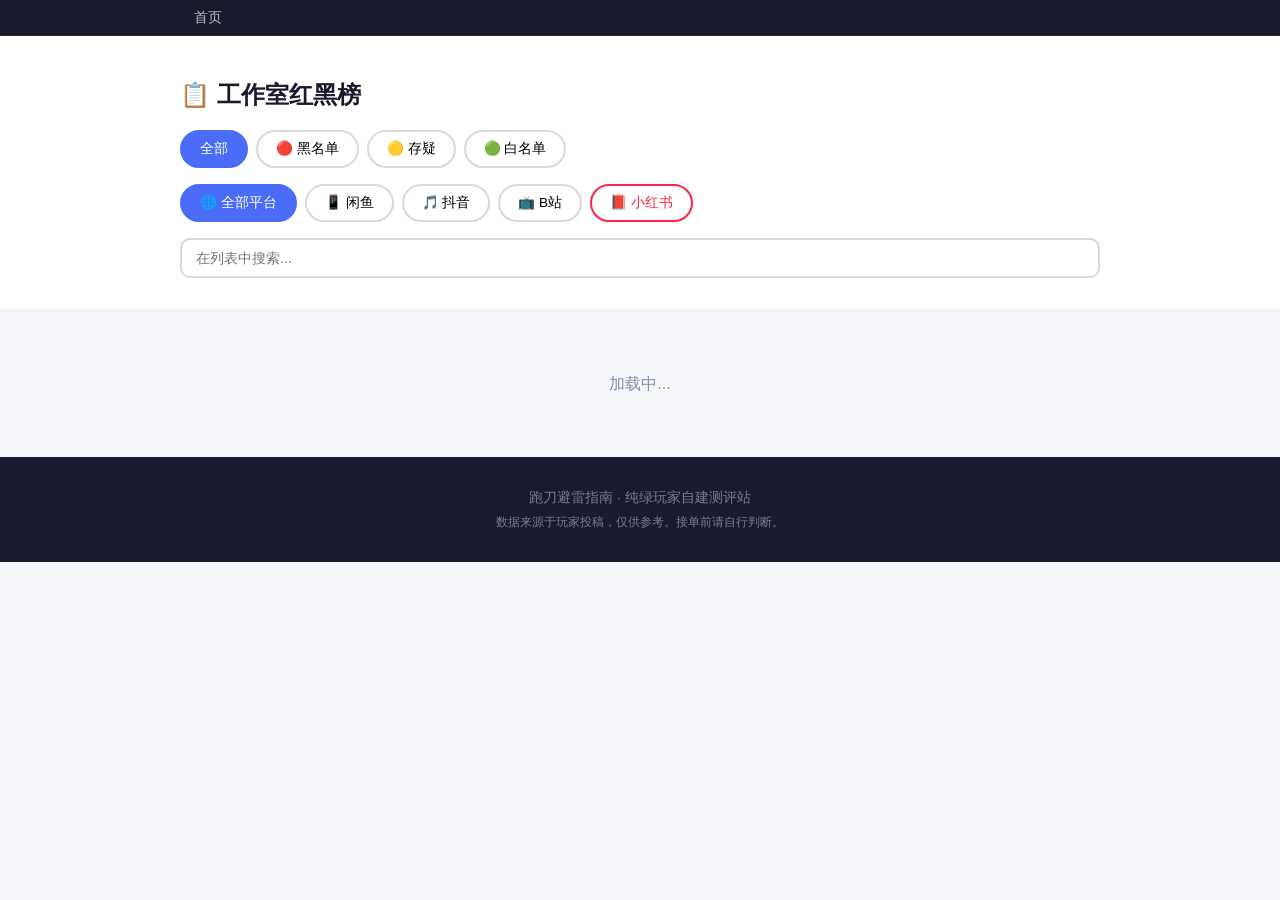
<file: static/list.html>
<!DOCTYPE html>
<html lang="zh-CN">
<head>
  <meta charset="UTF-8">
  <meta name="viewport" content="width=device-width, initial-scale=1.0">
  <title>全部案例 · 跑刀避雷指南 | 三角洲跑刀防坑</title>
  <meta name="description" content="三角洲行动跑刀工作室完整列表，按平台分类查看闲鱼/抖音/B站工作室评价，黑名单白名单一目了然。">
  <meta name="keywords" content="三角洲行动,跑刀工作室黑名单,护航测评,闲鱼跑刀">
  <meta property="og:title" content="全部工作室 · 跑刀避雷指南">
  <meta property="og:description" content="三角洲跑刀工作室案例完整列表，接单前查一查避开坑。">
  <meta property="og:type" content="website">
  <meta property="og:url" content="https://bileizhinan.top/list.html">
  <link rel="canonical" href="https://bileizhinan.top/list.html">
  <link rel="icon" type="image/svg+xml" href="/static/img/logo.svg">
  <link rel="stylesheet" href="css/style.css?v=1779901786">
</head>
<body>
  <header class="header">
    <div class="container">
      
            <nav>
        <a href="/">首页</a>
        <span id="navLogin"></span>
      </nav>
    </div>
  </header>

  <section class="page-header">
    <div class="container">
      <h1>📋 工作室红黑榜</h1>
      <div class="filter-bar">
        <button class="filter-btn active" onclick="filterList('all', this)">全部</button>
        <button class="filter-btn danger" onclick="filterList('danger', this)">🔴 黑名单</button>
        <button class="filter-btn warning" onclick="filterList('warning', this)">🟡 存疑</button>
        <button class="filter-btn safe" onclick="filterList('safe', this)">🟢 白名单</button>
      </div>
<div class="filter-bar" id="platformFilters">
        <button class="filter-btn active" onclick="filterPlatform('all', this)">🌐 全部平台</button>
        <button class="filter-btn xianyu" onclick="filterPlatform('闲鱼', this)">📱 闲鱼</button>
        <button class="filter-btn douyin" onclick="filterPlatform('抖音', this)">🎵 抖音</button>
        <button class="filter-btn bilibili" onclick="filterPlatform('B站', this)">📺 B站</button>
        <button class="filter-btn xiaohongshu" onclick="filterPlatform('小红书', this)">📕 小红书</button>
      </div>
      <div class="search-mini">
        <input type="text" id="listSearch" placeholder="在列表中搜索..." oninput="filterList()">
      </div>
    </div>
  </section>

  <section class="list-section">
    <div class="container">
      <div class="card-list" id="fullList">
        <p class="loading">加载中...</p>
      </div>
    </div>
  </section>

  <footer class="footer">
    <div class="container">
      <p>跑刀避雷指南 · 纯绿玩家自建测评站</p>
      <p class="footer-small">数据来源于玩家投稿，仅供参考。接单前请自行判断。</p>
    </div>
  </footer>

  
  <script src="js/app.js?v=1779902031"></script>
</body>
</html>
</file>
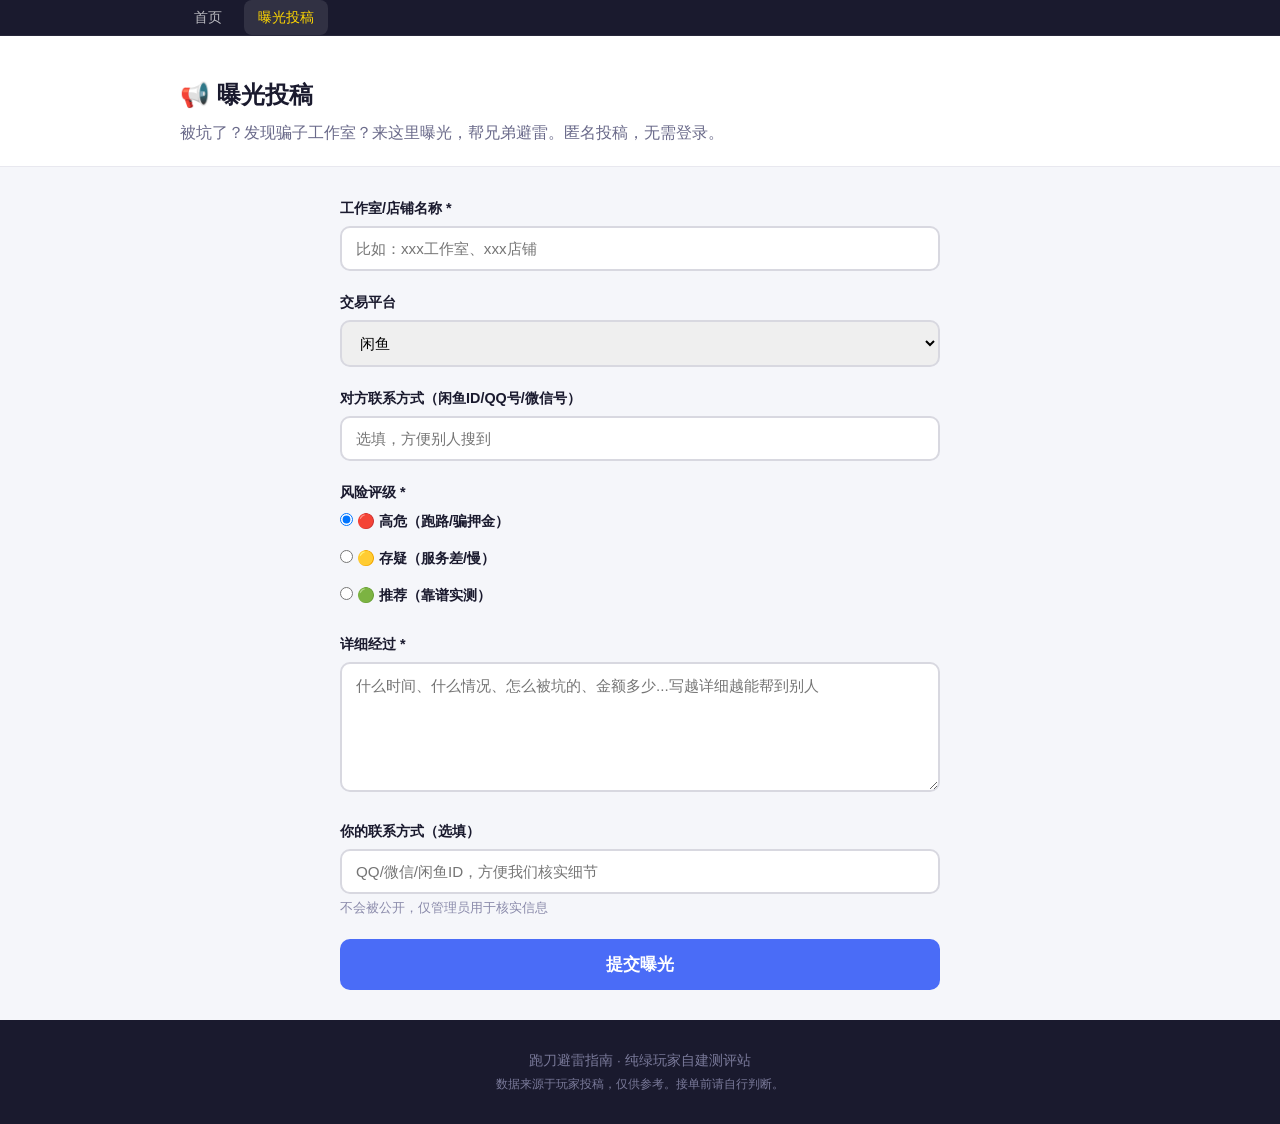
<file: static/submit.html>
<!DOCTYPE html>
<html lang="zh-CN">
<head>
  <meta charset="UTF-8">
  <meta name="viewport" content="width=device-width, initial-scale=1.0">
  <title>曝光投稿 · 跑刀避雷指南 | 防坑曝光</title>
  <meta name="description" content="匿名投稿曝光三角洲跑刀工作室，被骗了就来这里发帖，帮兄弟们避雷。">
  <meta name="keywords" content="三角洲行动,曝光工作室,跑刀被骗,举报护航">
  <meta property="og:title" content="曝光投稿 · 跑刀避雷指南">
  <meta property="og:description" content="匿名投稿曝光三角洲工作室，帮兄弟们避雷。">
  <meta property="og:type" content="website">
  <meta property="og:url" content="https://bileizhinan.top/submit.html">
  <link rel="canonical" href="https://bileizhinan.top/submit.html">
  <link rel="icon" type="image/svg+xml" href="/static/img/logo.svg">
  <link rel="stylesheet" href="css/style.css?v=1779902000">
</head>
<body>
  <header class="header">
    <div class="container">
      
            <nav>
        <a href="/">首页</a>
        <a href="submit.html" class="active">曝光投稿</a>
        <span id="navLogin"></span>
      </nav>
    </div>
  </header>

  <section class="page-header">
    <div class="container">
      <h1>📢 曝光投稿</h1>
      <p>被坑了？发现骗子工作室？来这里曝光，帮兄弟避雷。匿名投稿，无需登录。</p>
    </div>
  </section>

  <section class="form-section">
    <div class="container">
      <form id="reportForm" class="report-form">
        <div class="form-group">
          <label for="studioName">工作室/店铺名称 *</label>
          <input type="text" id="studioName" required placeholder="比如：xxx工作室、xxx店铺">
        </div>

        <div class="form-group">
          <label for="platform">交易平台</label>
          <select id="platform">
            <option value="闲鱼">闲鱼</option>
            <option value="QQ">QQ</option>
            <option value="微信">微信</option>
            <option value="B站">B站</option>
            <option value="贴吧">贴吧</option>
            <option value="其他">其他</option>
          </select>
        </div>

        <div class="form-group">
          <label for="contact">对方联系方式（闲鱼ID/QQ号/微信号）</label>
          <input type="text" id="contact" placeholder="选填，方便别人搜到">
        </div>

        <div class="form-group">
          <label>风险评级 *</label>
          <div class="radio-group">
            <label class="radio-label">
              <input type="radio" name="risk" value="danger" checked> 🔴 高危（跑路/骗押金）
            </label>
            <label class="radio-label">
              <input type="radio" name="risk" value="warning"> 🟡 存疑（服务差/慢）
            </label>
            <label class="radio-label">
              <input type="radio" name="risk" value="safe"> 🟢 推荐（靠谱实测）
            </label>
          </div>
        </div>

        <div class="form-group">
          <label for="detail">详细经过 *</label>
          <textarea id="detail" rows="6" required placeholder="什么时间、什么情况、怎么被坑的、金额多少...写越详细越能帮到别人"></textarea>
        </div>

        <div class="form-group">
          <label for="contactBack">你的联系方式（选填）</label>
          <input type="text" id="contactBack" placeholder="QQ/微信/闲鱼ID，方便我们核实细节">
          <p class="form-hint">不会被公开，仅管理员用于核实信息</p>
        </div>

        <button type="submit" class="btn-submit">提交曝光</button>
      </form>
      <div id="submitSuccess" class="submit-success" style="display:none">
        <h2>✅ 投稿已收到</h2>
        <p>感谢你的曝光，审核通过后会尽快录入黑名单。</p>
        <a href="/" class="btn-back">返回首页</a>
      </div>
    </div>
  </section>

  <footer class="footer">
    <div class="container">
      <p>跑刀避雷指南 · 纯绿玩家自建测评站</p>
      <p class="footer-small">数据来源于玩家投稿，仅供参考。接单前请自行判断。</p>
    </div>
  </footer>

  
  <script src="js/app.js?v=1779902000"></script>
<script>
function showToast(msg, isError) {
  var t = document.createElement("div");
  t.style.cssText = "position:fixed;bottom:30px;left:50%;transform:translateX(-50%);background:"+(isError?"#3a1a1a":"#191c2c")+";border:1px solid "+(isError?"rgba(255,59,48,0.3)":"#252840")+";color:#fff;padding:10px 24px;border-radius:10px;font-size:14px;z-index:99999;box-shadow:0 4px 20px rgba(0,0,0,0.4);transition:opacity 0.3s;";
  t.textContent = msg;
  document.body.appendChild(t);
  setTimeout(function(){ t.style.opacity="0"; setTimeout(function(){ t.remove(); },300); }, 3000);
}
(function(){
  var form = document.getElementById("reportForm");
  var success = document.getElementById("submitSuccess");
  if (!form) return;

  form.addEventListener("submit", function(e) {
    e.preventDefault();

    var name = document.getElementById("studioName").value.trim();
    var platform = document.getElementById("platform").value;
    var contact = document.getElementById("contact").value.trim();
    var detail = document.getElementById("detail").value.trim();
    var contactBack = document.getElementById("contactBack").value.trim();

    // Get selected risk
    var risk = "warning";
    var radios = document.getElementsByName("risk");
    for (var i = 0; i < radios.length; i++) {
      if (radios[i].checked) { risk = radios[i].value; break; }
    }

    if (!name) { showToast("❌ 请填写工作室名称", true); return; }
    if (!detail) { showToast("❌ 请填写详细经过", true); return; }

    var btn = form.querySelector(".btn-submit");
    btn.disabled = true;
    btn.textContent = "提交中...";

    var xhr = new XMLHttpRequest();
    xhr.open("POST", "/api/report", true);
    xhr.setRequestHeader("Content-Type", "application/json");
    xhr.onload = function() {
      btn.disabled = false;
      btn.textContent = "提交曝光";
      if (xhr.status === 200) {
        form.style.display = "none";
        success.style.display = "block";
      } else {
        try {
          var d = JSON.parse(xhr.responseText);
          showToast("❌ " + (d.error || "提交失败，请稍后重试"), true);
        } catch(e) {
          showToast("❌ 提交失败，请稍后重试", true);
        }
      }
    };
    xhr.onerror = function() {
      btn.disabled = false;
      btn.textContent = "提交曝光";
      showToast("❌ 网络错误，请稍后重试", true);
    };
    xhr.send(JSON.stringify({
      name: name,
      platform: platform,
      contact: contact,
      risk: risk,
      detail: detail,
      contact_back: contactBack
    }));
  });
})();
</script>
</body>
</html>
</file>
<file: static/css/style.css>
:root {
  --primary: #4a6cf7;
  --secondary: #ffd700;
}

/* ===== Reset & Base ===== */
*, *::before, *::after { box-sizing: border-box; margin: 0; padding: 0; }
html { font-size: 16px; scroll-behavior: smooth; }
body {
  font-family: -apple-system, BlinkMacSystemFont, "Segoe UI", "PingFang SC", "Hiragino Sans GB", "Microsoft YaHei", sans-serif;
  color: #1a1a2e;
  background: #f5f6fa;
  line-height: 1.6;
}
.container {
  max-width: 960px;
  margin: 0 auto;
  padding: 0 20px;
}
a { color: var(--primary); text-decoration: none; }
a:hover { text-decoration: underline; }

/* ===== Header ===== */
  color: #fff;
  padding: 14px 0;
  position: sticky;
  top: 0;
  z-index: 100;
}
.header .container {
  display: flex;
  justify-content: flex-start;
  align-items: center;
}
.logo { display: flex; align-items: center; gap: 8px; font-size: 1.1rem; font-weight: 700; }
.logo-icon { font-size: 1.4rem; }
.header nav { display: flex; gap: 8px; align-items: center; }
.header nav #navLogin { margin-left: auto; }
/* ===== 导航登录/用户样式 ===== */
.header nav a.nav-login-link {
  display: inline-flex;
  align-items: center;
  gap: 5px;
  padding: 6px 16px;
  border: 1.5px solid rgba(255,255,255,0.2);
  border-radius: 20px;
  color: #fff;
  font-weight: 500;
  font-size: 0.85rem;
  transition: all 0.2s;
}
.header nav a.nav-login-link:hover {
  border-color: var(--primary);
  background: rgba(74,108,247,0.15);
  text-decoration: none;
}

.header nav .nav-user-wrap {
  display: inline-flex;
  align-items: center;
  gap: 6px;
  padding: 4px 14px 4px 10px;
  background: rgba(255,255,255,0.06);
  border-radius: 20px;
  font-size: 0.85rem;
}
.header nav .nav-user-wrap .nav-user-icon {
  font-size: 0.95rem;
}
.header nav .nav-user-wrap .nav-user-name {
  color: var(--secondary);
  font-weight: 500;
}
.header nav a.nav-action-link {
  padding: 6px 10px;
  font-size: 0.82rem;
  color: rgba(255,255,255,0.7);
  transition: all 0.15s;
}
.header nav a.nav-action-link:hover {
  color: #fff;
  background: rgba(255,255,255,0.08);
  border-radius: 6px;
  text-decoration: none;
}
.header nav a.nav-logout-link {
  padding: 6px 10px;
  font-size: 0.82rem;
  color: #e74c3c;
  opacity: 0.7;
  transition: all 0.15s;
}
.header nav a.nav-logout-link:hover {
  opacity: 1;
  background: rgba(231,76,60,0.1);
  border-radius: 6px;
  text-decoration: none;
}

.header nav a {
  color: rgba(255,255,255,0.7);
  padding: 6px 14px;
  border-radius: 8px;
  font-size: 0.9rem;
  transition: all 0.2s;
}
.header nav a:hover, .header nav a.active {
  color: #fff;
  background: rgba(255,255,255,0.1);
  text-decoration: none;
}
.header nav a.active { color: var(--secondary); }

/* ===== Hero ===== */
.hero {
  text-align: center;
  padding: 60px 0 40px;
  background: linear-gradient(135deg, #1a1a2e 0%, #16213e 50%, #0f3460 100%);
  color: #fff;
}
.hero h1 { font-size: 2rem; margin-bottom: 8px; }
.hero .highlight { color: var(--secondary); }
.hero .subtitle { color: rgba(255,255,255,0.7); font-size: 1rem; margin-bottom: 30px; }


/* ===== 顶部导航栏 ===== */
.header {
  background: #1a1a2e;
  border-bottom: 1px solid rgba(255,255,255,0.06);
  position: sticky;
  top: 0;
  z-index: 100;
}

/* ===== Search Box ===== */
.search-box {
  display: flex;
  max-width: 520px;
  margin: 0 auto 12px;
  gap: 0;
}
.search-box input {
  flex: 1;
  padding: 14px 18px;
  border: 2px solid #2a2a4a;
  border-right: none;
  border-radius: 12px 0 0 12px;
  font-size: 1rem;
  background: #0d1b2a;
  color: #fff;
  outline: none;
}
.search-box input:focus { border-color: var(--primary); }
.search-box input::placeholder { color: #5a5a7a; }
.search-box button {
  padding: 14px 24px;
  background: var(--primary);
  color: #fff;
  border: none;
  border-radius: 0 12px 12px 0;
  font-size: 1rem;
  cursor: pointer;
  font-weight: 600;
  transition: background 0.2s;
}
.search-box button:hover { background: #3b5de7; }
.search-tip { color: #7a7a9a; font-size: 0.85rem; margin-top: 8px; }
.search-tip a { color: var(--secondary); }

/* ===== Stats ===== */
.stats {
  padding: 30px 0;
  background: #fff;
  border-bottom: 1px solid #e8e8ef;
}
.stats .container {
  display: grid;
  grid-template-columns: repeat(4, 1fr);
  gap: 16px;
}
.stat-card {
  text-align: center;
  padding: 20px 10px;
  background: #f5f6fa;
  border-radius: 12px;
}
.stat-number { display: block; font-size: 1.8rem; font-weight: 800; color: #1a1a2e; }
.stat-label { font-size: 0.8rem; color: #6a6a8a; margin-top: 4px; }
.stat-card.danger .stat-number { color: #e74c3c; }
.stat-card.safe .stat-number { color: #27ae60; }

/* ===== Card List ===== */
.card-list { padding: 20px 0; }
.card {
  background: #fff;
  border-radius: 12px;
  padding: 20px;
  margin-bottom: 14px;
  border: 1px solid #e8e8ef;
  transition: box-shadow 0.2s;
}
.card:hover { box-shadow: 0 4px 16px rgba(0,0,0,0.06); }
.card-header {
  display: flex;
  justify-content: flex-start;
  align-items: start;
  margin-bottom: 8px;
}
.card-name { font-size: 1.1rem; font-weight: 700; }
.card-risk {
  font-size: 0.75rem;
  padding: 3px 10px;
  border-radius: 20px;
  font-weight: 600;
  white-space: nowrap;
}
.risk-danger { background: #fde8e8; color: #e74c3c; }
.risk-warning { background: #fef7e0; color: #f39c12; }
.risk-safe { background: #e8f8ed; color: #27ae60; }
.card-detail { font-size: 0.9rem; color: #4a4a6a; margin-bottom: 8px; line-height: 1.5; }
.card-meta {
  font-size: 0.8rem;
  color: #8a8aaa;
  display: flex;
  gap: 16px;
  flex-wrap: wrap;
}
.card-meta span { display: inline-flex; align-items: center; gap: 4px; }
.loading { text-align: center; color: #8a8aaa; padding: 40px 0; }

/* ===== How-To Steps ===== */
.howto {
  padding: 40px 0;
  background: #fff;
}
.howto h2 { margin-bottom: 20px; text-align: center; }
.steps {
  display: grid;
  grid-template-columns: repeat(3, 1fr);
  gap: 20px;
}
.step { text-align: center; padding: 20px; background: #f5f6fa; border-radius: 12px; }
.step-num {
  width: 40px; height: 40px;
  background: var(--primary);
  color: #fff;
  border-radius: 50%;
  display: flex;
  align-items: center;
  justify-content: center;
  font-weight: 700;
  margin: 0 auto 12px;
}

/* ===== Page Header ===== */
.page-header {
  padding: 40px 0 20px;
  background: #fff;
  border-bottom: 1px solid #e8e8ef;
}
.page-header h1 { margin-bottom: 6px; }
.page-header p { color: #6a6a8a; }

/* ===== Filter Bar ===== */
.filter-bar { display: flex; gap: 8px; margin: 16px 0; flex-wrap: wrap; }
.filter-btn {
  padding: 8px 18px;
  border: 2px solid #d8d8e0;
  background: #fff;
  border-radius: 20px;
  cursor: pointer;
  font-size: 0.85rem;
  transition: all 0.2s;
}
.filter-btn:hover { border-color: var(--primary); }
.filter-btn.active { border-color: var(--primary); background: var(--primary); color: #fff; }
.filter-btn.danger.active { border-color: #e74c3c; background: #e74c3c; color: #fff; }
.filter-btn.warning.active { border-color: #f39c12; background: #f39c12; color: #fff; }
.filter-btn.safe.active { border-color: #27ae60; background: #27ae60; color: #fff; }

/* ===== Search Mini ===== */
.search-mini { margin: 12px 0; }
.search-mini input {
  width: 100%;
  padding: 10px 14px;
  border: 2px solid #d8d8e0;
  border-radius: 10px;
  font-size: 0.9rem;
  outline: none;
}
.search-mini input:focus { border-color: var(--primary); }

/* ===== Form ===== */
.form-section { padding: 30px 0; }
.report-form { max-width: 600px; margin: 0 auto; }
.form-group { margin-bottom: 20px; }
.form-group label { display: block; font-weight: 600; margin-bottom: 6px; font-size: 0.9rem; }
.form-group input[type="text"],
.form-group select,
.form-group textarea {
  width: 100%;
  padding: 12px 14px;
  border: 2px solid #d8d8e0;
  border-radius: 10px;
  font-size: 0.95rem;
  outline: none;
  font-family: inherit;
  transition: border-color 0.2s;
}
.form-group input:focus,
.form-group select:focus,
.form-group textarea:focus { border-color: var(--primary); }
.form-group textarea { resize: vertical; }
.radio-group { display: flex; flex-direction: column; gap: 8px; }
.radio-label { display: flex; align-items: center; gap: 8px; font-size: 0.9rem; cursor: pointer; }
.form-hint { font-size: 0.8rem; color: #8a8aaa; margin-top: 4px; }
.btn-submit {
  display: block;
  width: 100%;
  padding: 14px;
  background: var(--primary);
  color: #fff;
  border: none;
  border-radius: 10px;
  font-size: 1.05rem;
  font-weight: 700;
  cursor: pointer;
  transition: background 0.2s;
}
.btn-submit:hover { background: #3b5de7; }
.submit-success { text-align: center; padding: 60px 0; }
.submit-success h2 { color: #27ae60; margin-bottom: 12px; }
.submit-success p { color: #6a6a8a; margin-bottom: 20px; }
.btn-back {
  display: inline-block;
  padding: 12px 32px;
  background: var(--primary);
  color: #fff;
  border-radius: 10px;
  font-weight: 600;
}

/* ===== Footer ===== */
.footer {
  background: #1a1a2e;
  color: #7a7a9a;
  text-align: center;
  padding: 30px 0;
  font-size: 0.85rem;
}
.footer-small { font-size: 0.75rem; margin-top: 4px; }

/* ===== Search Results Overlay ===== */
.search-results-overlay {
  position: fixed;
  top: 0;
  left: 0;
  right: 0;
  bottom: 0;
  background: rgba(0,0,0,0.5);
  z-index: 200;
  display: none;
  align-items: center;
  justify-content: center;
  padding: 20px;
}
.search-results-overlay.show { display: flex; }
.search-results-modal {
  background: #fff;
  border-radius: 16px;
  max-width: 600px;
  width: 100%;
  max-height: 80vh;
  overflow-y: auto;
  padding: 24px;
}
.modal-header {
  display: flex;
  justify-content: flex-start;
  align-items: center;
  margin-bottom: 16px;
}
.modal-header h3 { font-size: 1.1rem; }
.modal-close {
  width: 36px; height: 36px;
  border: none;
  background: #f0f0f5;
  border-radius: 50%;
  font-size: 1.2rem;
  cursor: pointer;
  display: flex;
  align-items: center;
  justify-content: center;
}
.modal-close:hover { background: #e0e0e8; }
.no-result { text-align: center; padding: 40px 0; color: #8a8aaa; }
.no-result p { margin-bottom: 16px; }

/* ===== Responsive ===== */
@media (max-width: 640px) {
  .hero h1 { font-size: 1.5rem; }
  .stats .container { grid-template-columns: repeat(2, 1fr); }
  .steps { grid-template-columns: 1fr; }
  .search-box { flex-direction: column; }
  .search-box input { border-radius: 12px; border-right: 2px solid #2a2a4a; }
  .search-box button { border-radius: 12px; margin-top: 8px; }
  .header .container { flex-direction: column; gap: 10px; }
  .card-header { flex-direction: column; gap: 8px; }
}

/* ===== Verified Badge ===== */
  border-radius: 20px;
  font-weight: 600;
  background: #e8f8ed;
  color: #27ae60;
  margin-left: 8px;
}
  padding: 6px 14px;
}
.nav-user.logged-in { color: var(--secondary); }

/* ===== 认证等级徽章 ===== */
.level-badge {
  display: inline-flex;
  align-items: center;
  gap: 3px;
  font-size: 0.7rem;
  padding: 2px 10px;
  border-radius: 20px;
  font-weight: 700;
  margin-left: 8px;
  vertical-align: middle;
}
.level-badge i { font-style: normal; }
.level-silver {
  background: linear-gradient(135deg, #e8e8f0, #d0d0dd);
  color: #555;
  border: 1px solid #c0c0d0;
}
.level-gold {
  background: linear-gradient(135deg, #fef7e0, #fdeba0);
  color: #8a6a00;
  border: 1px solid #f0d060;
}
.level-platinum {
  background: linear-gradient(135deg, #fff3e0, #ffd700);
  color: #7a5a00;
  border: 1px solid #e6a800;
}

/* === Favorites === */
.fav-btn { cursor: pointer; font-size: 1.1rem; margin-left: 8px; transition: transform 0.15s; }
.fav-btn:hover { transform: scale(1.2); }

/* === Comments === */
.comment-section { margin-top: 10px; padding-top: 10px; border-top: 1px solid #f0f2f5; }
.comment-list { font-size: 0.82rem; }

/* === Tag Badges === */
.tag-platinum { background: linear-gradient(135deg,#ffd700,#ffaa00); color: #fff; padding: 2px 8px; border-radius: 4px; font-size: 0.72rem; font-weight: 600; margin-left: 6px; }
.tag-gold { background: linear-gradient(135deg,#f39c12,#e67e22); color: #fff; padding: 2px 8px; border-radius: 4px; font-size: 0.72rem; font-weight: 600; margin-left: 6px; }
.tag-silver { background: linear-gradient(135deg,#bdc3c7,#95a5a6); color: #333; padding: 2px 8px; border-radius: 4px; font-size: 0.72rem; font-weight: 600; margin-left: 6px; }

/* Platform filter button colors */
.filter-btn.xianyu.active { border-color: #e74c3c; background: #e74c3c; color: #fff; }
.filter-btn.douyin.active { border-color: #6c5ce7; background: #6c5ce7; color: #fff; }
.filter-btn.bilibili.active { border-color: #fb7299; background: #fb7299; color: #fff; }

/* Per-platform */
.platform-item[data-platform="xianyu"],
a.platform-item[href*="xianyu"] {
  background: linear-gradient(135deg, #fff8e1 0%, #fff3cd 100%);
  border-color: #ffe082;
}
.platform-item[data-platform="xianyu"]:hover,
a.platform-item[href*="xianyu"]:hover {
  border-color: #ffa000;
  box-shadow: 0 6px 20px rgba(255,160,0,0.15);
}
.platform-item[data-platform="xianyu"]::before { background: #ffa000; }
.platform-item[data-platform="xianyu"] .pi-count {
  background: #ffa000;
  color: #fff;
}

.platform-item[data-platform="douyin"],
a.platform-item[href*="douyin"] {
  background: linear-gradient(135deg, #e0f7fa 0%, #b2ebf2 100%);
  border-color: #80deea;
}
.platform-item[data-platform="douyin"]:hover,
a.platform-item[href*="douyin"]:hover {
  border-color: #00bcd4;
  box-shadow: 0 6px 20px rgba(0,188,212,0.15);
}
.platform-item[data-platform="douyin"]::before { background: #00bcd4; }
.platform-item[data-platform="douyin"] .pi-count {
  background: #00bcd4;
  color: #fff;
}

.platform-item[data-platform="bilibili"],
a.platform-item[href*="bilibili"] {
  background: linear-gradient(135deg, #fce4ec 0%, #f8bbd0 100%);
  border-color: #f48fb1;
}
.platform-item[data-platform="bilibili"]:hover,
a.platform-item[href*="bilibili"]:hover {
  border-color: #e91e63;
  box-shadow: 0 6px 20px rgba(233,30,99,0.15);
}
.platform-item[data-platform="bilibili"]::before { background: #e91e63; }
.platform-item[data-platform="bilibili"] .pi-count {
  background: #e91e63;
  color: #fff;
}

/* ===== 按平台查看 — 重新设计 ===== */
.platforms {
  padding: 48px 0 56px;
  background: #f7f8fc;
  position: relative;
}
/* 顶部渐变装饰线 */
.platforms::before {
  content: "";
  position: absolute;
  top: 0;
  left: 10%;
  right: 10%;
  height: 1px;
  background: linear-gradient(90deg, transparent, rgba(74,108,247,0.15), transparent);
}
/* 标题区 */
.platforms .platform-head {
  text-align: center;
  margin-bottom: 28px;
}
.platforms .platform-head h2 {
  font-size: 1.25rem;
  font-weight: 700;
  color: #1e1e32;
  margin: 0 0 6px;
  letter-spacing: 0.5px;
}
.platforms .platform-head p {
  margin: 0;
  font-size: 0.82rem;
  color: #9494b8;
}
/* 网格 */
.platform-grid {
  display: grid;
  grid-template-columns: repeat(3, 1fr);
  gap: 16px;
  max-width: 720px;
  margin: 0 auto;
}
/* 卡片基座 */
.platform-item {
  display: flex;
  flex-direction: column;
  align-items: center;
  justify-content: center;
  gap: 6px;
  padding: 28px 16px 24px;
  background: #fff;
  border-radius: 16px;
  text-decoration: none;
  border: 1.5px solid #edeff5;
  transition: all 0.25s ease;
  position: relative;
  overflow: hidden;
}
/* 浮起光晕 */
.platform-item::before {
  content: "";
  position: absolute;
  inset: 0;
  border-radius: 16px;
  opacity: 0;
  transition: opacity 0.25s ease;
}
.platform-item:hover {
  transform: translateY(-4px);
  border-color: transparent;
  box-shadow: 0 8px 28px rgba(0,0,0,0.08);
}
.platform-item:hover::before { opacity: 1; }
.platform-item:active { transform: translateY(-1px); }

/* 图标 */
.platform-item .pi-icon {
  position: relative;
  z-index: 1;
  font-size: 2rem;
  line-height: 1;
  margin-bottom: 2px;
}
/* 名称 */
.platform-item .pi-name {
  position: relative;
  z-index: 1;
  font-size: 0.95rem;
  font-weight: 600;
  color: #2a2a4a;
  letter-spacing: 0.5px;
}
/* 数量标签 */
.platform-item .pi-count {
  position: relative;
  z-index: 1;
  font-size: 0.78rem;
  font-weight: 500;
  padding: 2px 12px;
  border-radius: 12px;
  margin-top: 2px;
}

/* === 各平台配色 === */
/* 闲鱼 — 暖橙 */
.platform-item[data-platform="xianyu"] {
  background: linear-gradient(145deg, #fffaf0, #fff5e6);
  border-color: #ffe0b2;
}
.platform-item[data-platform="xianyu"]:hover {
  background: #fffaf0;
  box-shadow: 0 8px 28px rgba(255,152,0,0.15);
}
.platform-item[data-platform="xianyu"] .pi-count {
  background: rgba(255,152,0,0.12);
  color: #e65100;
}
.platform-item[data-platform="xianyu"]:hover .pi-count {
  background: #ff9800;
  color: #fff;
}

/* 抖音 — 青蓝 */
.platform-item[data-platform="douyin"] {
  background: linear-gradient(145deg, #f0faff, #e3f2fd);
  border-color: #90caf9;
}
.platform-item[data-platform="douyin"]:hover {
  background: #f0faff;
  box-shadow: 0 8px 28px rgba(33,150,243,0.15);
}
.platform-item[data-platform="douyin"] .pi-count {
  background: rgba(33,150,243,0.12);
  color: #1565c0;
}
.platform-item[data-platform="douyin"]:hover .pi-count {
  background: #2196f3;
  color: #fff;
}

/* B站 — 粉紫 */
.platform-item[data-platform="bilibili"] {
  background: linear-gradient(145deg, #fef2f6, #fce4ec);
  border-color: #f48fb1;
}
.platform-item[data-platform="bilibili"]:hover {
  background: #fef2f6;
  box-shadow: 0 8px 28px rgba(233,30,99,0.12);
}
.platform-item[data-platform="bilibili"] .pi-count {
  background: rgba(233,30,99,0.12);
  color: #c2185b;
}
.platform-item[data-platform="bilibili"]:hover .pi-count {
  background: #e91e63;
  color: #fff;
}
/* 小红书平台按钮 */
.filter-btn.xiaohongshu { border-color: #ff2442; color: #ff2442; }
.filter-btn.xiaohongshu.active { background: #ff2442; color: #fff; border-color: #ff2442; }
.filter-btn.xiaohongshu:hover { background: #ff2442; color: #fff; }

/* 小红书平台首页网格 */
a.platform-item[href*="xiaohongshu"] {
  background: linear-gradient(135deg, #ffe0e6 0%, #ffc2cd 100%);
  border-color: #ff8a9e;
}
a.platform-item[href*="xiaohongshu"]:hover {
  border-color: #ff2442;
  box-shadow: 0 6px 20px rgba(255,36,66,0.15);
}
a.platform-item[href*="xiaohongshu"]::before { background: #ff2442; }
a.platform-item[href*="xiaohongshu"] .pi-count {
  background: #ff2442;
  color: #fff;
}
</file>
